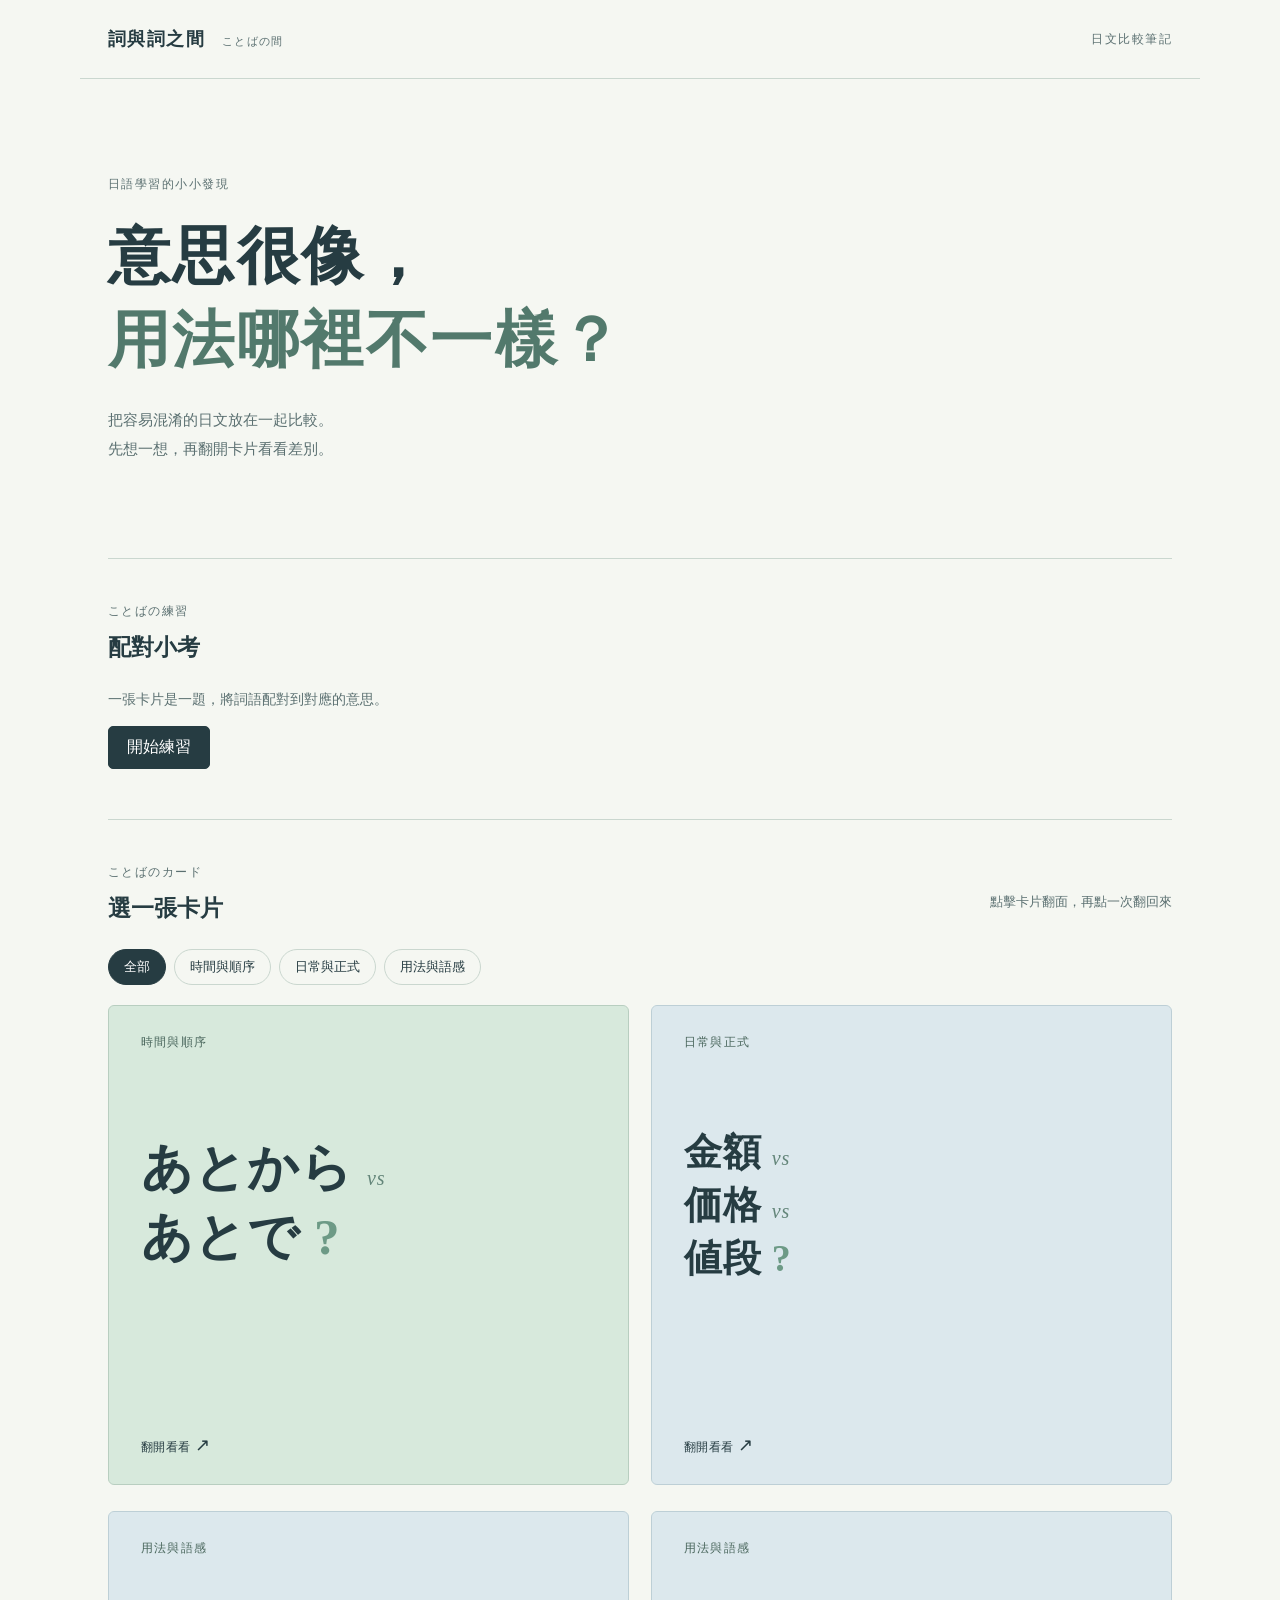
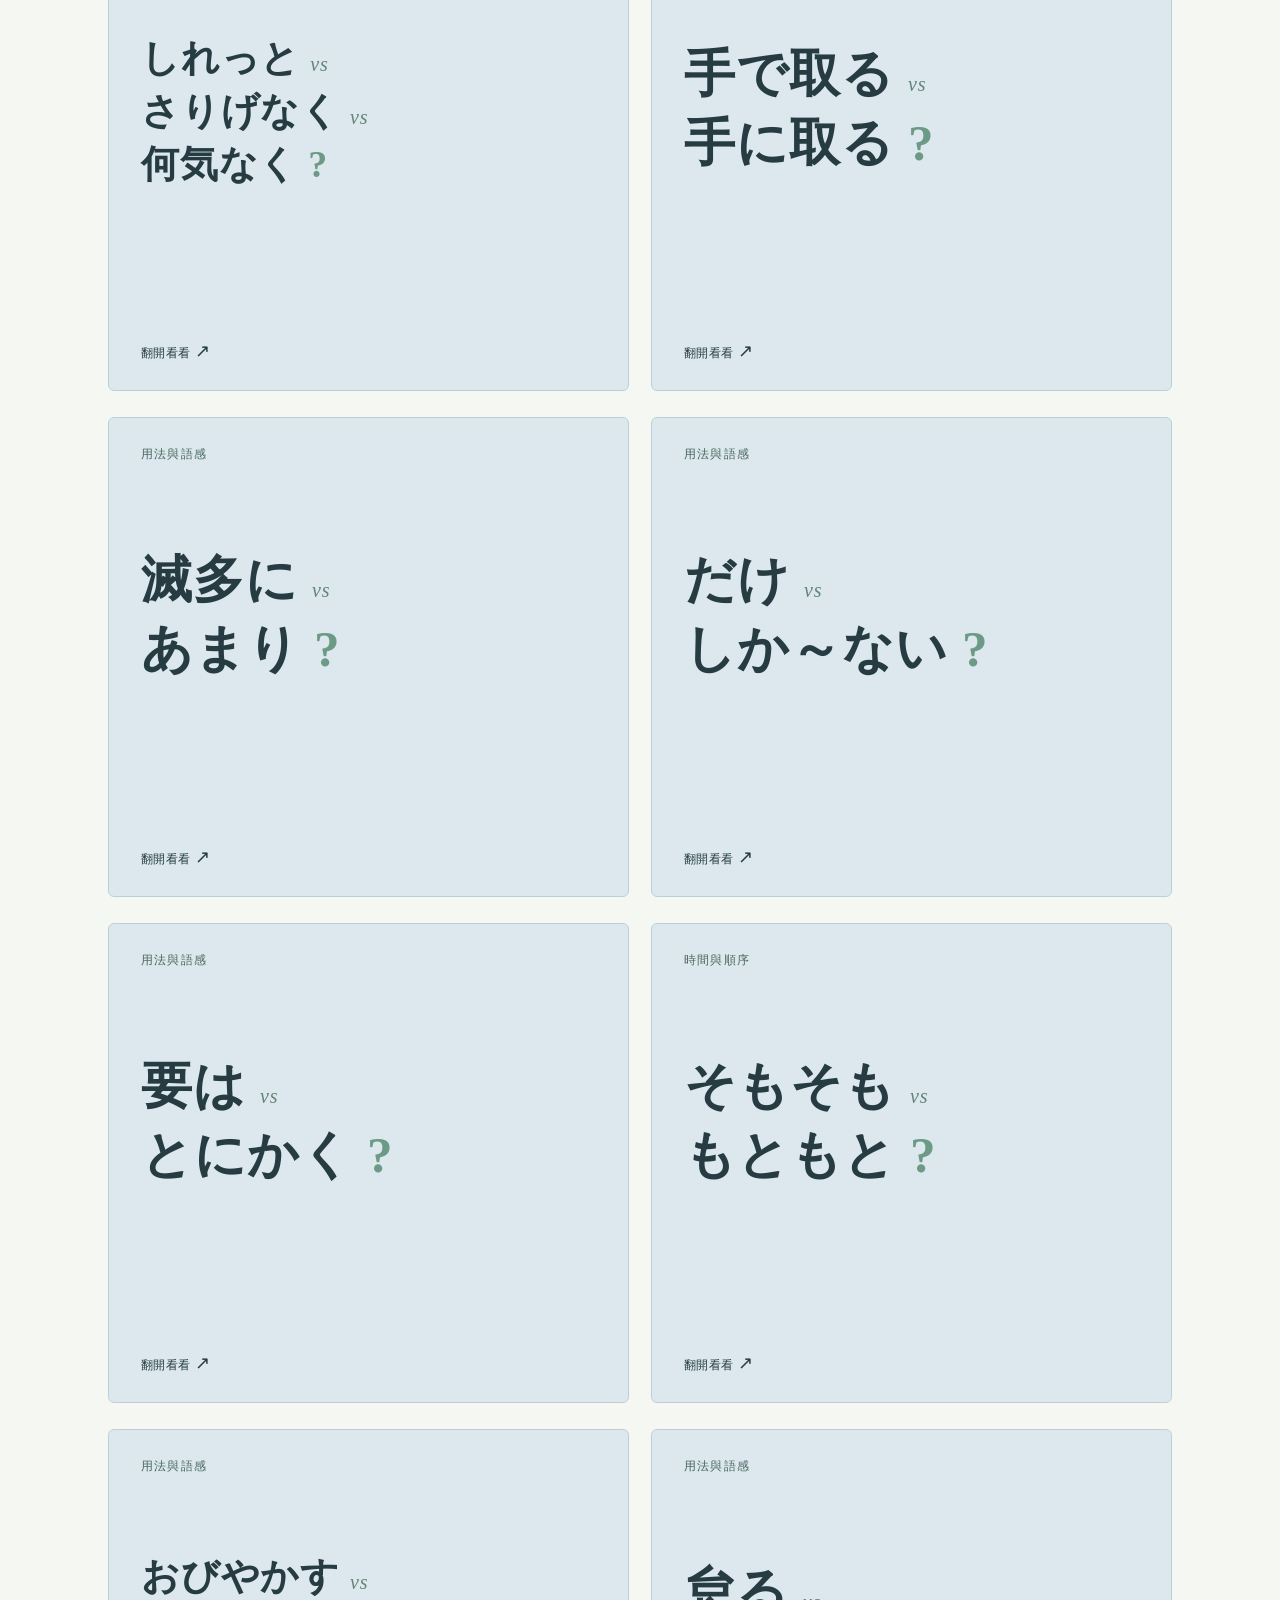
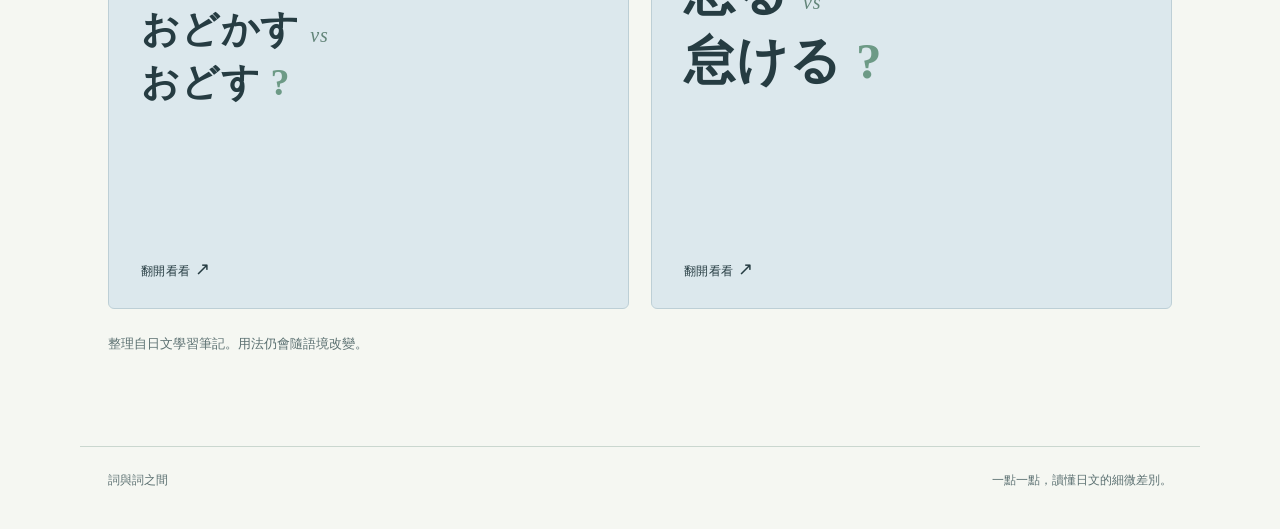
<file: index.html>
<!doctype html>
<html lang="zh-Hant">
<head>
  <meta charset="utf-8">
  <meta name="viewport" content="width=device-width, initial-scale=1">
  <title>詞與詞之間｜日文比較筆記</title>
  <link rel="stylesheet" href="style.css">
  <script src="script.js" defer></script>
</head>
<body>
  <header class="site-header"><a href="./" class="brand">詞與詞之間 <span>ことばの間</span></a><span class="header-note">日文比較筆記</span></header>
  <main>
    <section class="intro">
      <p class="kicker">日語學習的小小發現</p>
      <h1>意思很像，<br><em>用法哪裡不一樣？</em></h1>
      <p>把容易混淆的日文放在一起比較。<br>先想一想，再翻開卡片看看差別。</p>
    </section>
    <section class="quiz" aria-labelledby="quiz-title">
      <div class="section-heading"><div><p class="kicker">ことばの練習</p><h2 id="quiz-title">配對小考</h2></div></div>
      <p>一張卡片是一題，將詞語配對到對應的意思。</p>
      <a class="quiz-action quiz-link" id="quiz-entry" href="quiz.html">開始練習</a>
    </section>
    <section class="collection" aria-labelledby="collection-title">
      <div class="section-heading"><div><p class="kicker">ことばのカード</p><h2 id="collection-title">選一張卡片</h2></div><p>點擊卡片翻面，再點一次翻回來</p></div>
      <div class="filters" role="group" aria-label="卡片分類">
        <button type="button" class="filter is-active" data-filter="all" aria-pressed="true">全部</button>
        <button type="button" class="filter" data-filter="time" aria-pressed="false">時間與順序</button>
        <button type="button" class="filter" data-filter="style" aria-pressed="false">日常與正式</button>
        <button type="button" class="filter" data-filter="usage" aria-pressed="false">用法與語感</button>
      </div>
      <div class="cards">
        <article class="card" data-card data-category="time">
          <button class="card-button" type="button" aria-expanded="false" aria-controls="answer-ato" aria-label="翻開あとから與あとで的比較">
            <span class="card-inner"><span class="face front"><span class="card-type">時間與順序</span><span class="question" lang="ja">あとから <small>vs</small><br>あとで <b>?</b></span><span class="card-hint">翻開看看 <span aria-hidden="true">↗</span></span></span>
            <span class="face back" aria-hidden="true"><span class="answer-title">晚點做，還是稍後跟上？</span><span class="answer-row"><strong lang="ja">あとから</strong><span>強調前面已有某人或某個階段，之後再跟上、加入或追加。</span><span class="word-example"><span lang="ja">みんなは先に行ってください。私はあとから行きます。</span><span lang="zh-Hant">大家請先走，我之後再跟過去。</span></span></span><span class="answer-row"><strong lang="ja">あとで</strong><span>單純表示在較晚的時間做某事。</span><span class="word-example"><span lang="ja">あとで電話します。</span><span lang="zh-Hant">我晚一點再打電話。</span></span></span><span class="card-hint">翻回正面 ↶</span></span></span>
          </button><div id="answer-ato" class="sr-only" hidden>あとから：強調前面已有某人或某個階段，之後再跟上、加入或追加。 例句：みんなは先に行ってください。私はあとから行きます。 大家請先走，我之後再跟過去。 あとで：單純表示在較晚的時間做某事。 例句：あとで電話します。 我晚一點再打電話。</div>
        </article>

        <article class="card card-blue card-three" data-card data-category="style">
          <button class="card-button" type="button" aria-expanded="false" aria-controls="answer-new-1" aria-label="翻開金額、価格、値段的比較">
            <span class="card-inner"><span class="face front"><span class="card-type">日常與正式</span><span class="question question-long" lang="ja">金額 <small>vs</small><br>価格 <small>vs</small><br>値段 <b>?</b></span><span class="card-hint">翻開看看 <span aria-hidden="true">↗</span></span></span>
            <span class="face back" aria-hidden="true"><span class="answer-title">款項數字與商品價格</span><span class="answer-row"><strong lang="ja">金額</strong><span>付款或退款等款項的具體數字。</span><span class="word-example"><span lang="ja">お支払い金額は4,500円です。</span><span lang="zh-Hant">付款金額是 4,500 日圓。</span></span></span><span class="answer-row"><strong lang="ja">価格</strong><span>正式、客觀的商品或市場價格。</span><span class="word-example"><span lang="ja">この商品の販売価格は5,000円です。</span><span lang="zh-Hant">這項商品的售價是 5,000 日圓。</span></span></span><span class="answer-row"><strong lang="ja">値段</strong><span>日常購物時所說的價錢。</span><span class="word-example"><span lang="ja">これ、値段はいくらですか。</span><span lang="zh-Hant">這個多少錢？</span></span></span><span class="card-hint">翻回正面 ↶</span></span></span>
          </button><div id="answer-new-1" class="sr-only" hidden>金額：付款或退款等款項的具體數字。 例句：お支払い金額は4,500円です。 付款金額是 4,500 日圓。 価格：正式、客觀的商品或市場價格。 例句：この商品の販売価格は5,000円です。 這項商品的售價是 5,000 日圓。 値段：日常購物時所說的價錢。 例句：これ、値段はいくらですか。 這個多少錢？</div>
        </article>
        <article class="card card-blue card-three" data-card data-category="usage">
          <button class="card-button" type="button" aria-expanded="false" aria-controls="answer-new-2" aria-label="翻開しれっと、さりげなく、何気なく的比較">
            <span class="card-inner"><span class="face front"><span class="card-type">用法與語感</span><span class="question question-long" lang="ja">しれっと <small>vs</small><br>さりげなく <small>vs</small><br>何気なく <b>?</b></span><span class="card-hint">翻開看看 <span aria-hidden="true">↗</span></span></span>
            <span class="face back" aria-hidden="true"><span class="answer-title">有意無意的差別</span><span class="answer-row"><strong lang="ja">しれっと</strong><span>明明引人注意，卻若無其事。</span><span class="word-example"><span lang="ja">彼は遅刻したのに、しれっと席に座った。</span><span lang="zh-Hant">他明明遲到了，卻若無其事地坐下。</span></span></span><span class="answer-row"><strong lang="ja">さりげなく</strong><span>有意做得自然、不露痕跡。</span><span class="word-example"><span lang="ja">彼はさりげなくドアを開けてくれた。</span><span lang="zh-Hant">他很自然地替我開了門。</span></span></span><span class="answer-row"><strong lang="ja">何気なく</strong><span>沒有特別意圖，不經意地做。</span><span class="word-example"><span lang="ja">何気なく窓の外を見た。</span><span lang="zh-Hant">我不經意地看向窗外。</span></span></span><span class="card-hint">翻回正面 ↶</span></span></span>
          </button><div id="answer-new-2" class="sr-only" hidden>しれっと：明明引人注意，卻若無其事。 例句：彼は遅刻したのに、しれっと席に座った。 他明明遲到了，卻若無其事地坐下。 さりげなく：有意做得自然、不露痕跡。 例句：彼はさりげなくドアを開けてくれた。 他很自然地替我開了門。 何気なく：沒有特別意圖，不經意地做。 例句：何気なく窓の外を見た。 我不經意地看向窗外。</div>
        </article>
        <article class="card card-blue" data-card data-category="usage">
          <button class="card-button" type="button" aria-expanded="false" aria-controls="answer-new-3" aria-label="翻開手で取る、手に取る的比較">
            <span class="card-inner"><span class="face front"><span class="card-type">用法與語感</span><span class="question " lang="ja">手で取る <small>vs</small><br>手に取る <b>?</b></span><span class="card-hint">翻開看看 <span aria-hidden="true">↗</span></span></span>
            <span class="face back" aria-hidden="true"><span class="answer-title">方法與結果的差別</span><span class="answer-row"><strong lang="ja">手で取る</strong><span>強調用手，而非工具。</span><span class="word-example"><span lang="ja">箱の中の部品を手で取ってください。</span><span lang="zh-Hant">請用手取出箱子裡的零件。</span></span></span><span class="answer-row"><strong lang="ja">手に取る</strong><span>強調把物品拿到手中。</span><span class="word-example"><span lang="ja">棚にあった本を手に取って、表紙を見た。</span><span lang="zh-Hant">我拿起架上的書，看了封面。</span></span></span><span class="card-hint">翻回正面 ↶</span></span></span>
          </button><div id="answer-new-3" class="sr-only" hidden>手で取る：強調用手，而非工具。 例句：箱の中の部品を手で取ってください。 請用手取出箱子裡的零件。 手に取る：強調把物品拿到手中。 例句：棚にあった本を手に取って、表紙を見た。 我拿起架上的書，看了封面。</div>
        </article>
        <article class="card card-blue" data-card data-category="usage">
          <button class="card-button" type="button" aria-expanded="false" aria-controls="answer-new-4" aria-label="翻開滅多に、あまり的比較">
            <span class="card-inner"><span class="face front"><span class="card-type">用法與語感</span><span class="question " lang="ja">滅多に <small>vs</small><br>あまり <b>?</b></span><span class="card-hint">翻開看看 <span aria-hidden="true">↗</span></span></span>
            <span class="face back" aria-hidden="true"><span class="answer-title">頻率與程度的差別</span><span class="answer-row"><strong lang="ja">滅多に～ない</strong><span>表示事情極少發生。</span><span class="word-example"><span lang="ja">私はコンビニに滅多に行きません。</span><span lang="zh-Hant">我幾乎不去便利商店。</span></span></span><span class="answer-row"><strong lang="ja">あまり～ない</strong><span>表示不太常，也可描述程度不高。</span><span class="word-example"><span lang="ja">この料理はあまり辛くない。</span><span lang="zh-Hant">這道菜不太辣。</span></span></span><span class="card-hint">翻回正面 ↶</span></span></span>
          </button><div id="answer-new-4" class="sr-only" hidden>滅多に～ない：表示事情極少發生。 例句：私はコンビニに滅多に行きません。 我幾乎不去便利商店。 あまり～ない：表示不太常，也可描述程度不高。 例句：この料理はあまり辛くない。 這道菜不太辣。</div>
        </article>
        <article class="card card-blue" data-card data-category="usage">
          <button class="card-button" type="button" aria-expanded="false" aria-controls="answer-new-5" aria-label="翻開だけ、しか～ない的比較">
            <span class="card-inner"><span class="face front"><span class="card-type">用法與語感</span><span class="question " lang="ja">だけ <small>vs</small><br>しか～ない <b>?</b></span><span class="card-hint">翻開看看 <span aria-hidden="true">↗</span></span></span>
            <span class="face back" aria-hidden="true"><span class="answer-title">中性限定與強調稀少</span><span class="answer-row"><strong lang="ja">だけ</strong><span>中性限定範圍，不一定表示太少。</span><span class="word-example"><span lang="ja">一日に三時間だけ働きます。</span><span lang="zh-Hant">我一天只工作三小時。</span></span></span><span class="answer-row"><strong lang="ja">しか～ない</strong><span>強調除此之外沒有；須搭配否定形式。</span><span class="word-example"><span lang="ja">仕事は一件しかない。</span><span lang="zh-Hant">工作才一件。</span></span></span><span class="card-hint">翻回正面 ↶</span></span></span>
          </button><div id="answer-new-5" class="sr-only" hidden>だけ：中性限定範圍，不一定表示太少。 例句：一日に三時間だけ働きます。 我一天只工作三小時。 しか～ない：強調除此之外沒有；須搭配否定形式。 例句：仕事は一件しかない。 工作才一件。</div>
        </article>
        <article class="card card-blue" data-card data-category="usage">
          <button class="card-button" type="button" aria-expanded="false" aria-controls="answer-new-6" aria-label="翻開要は、とにかく的比較">
            <span class="card-inner"><span class="face front"><span class="card-type">用法與語感</span><span class="question " lang="ja">要は <small>vs</small><br>とにかく <b>?</b></span><span class="card-hint">翻開看看 <span aria-hidden="true">↗</span></span></span>
            <span class="face back" aria-hidden="true"><span class="answer-title">歸納結論與優先行動</span><span class="answer-row"><strong lang="ja">要は</strong><span>把前面的內容歸納成核心結論。</span><span class="word-example"><span lang="ja">いろいろ説明したけど、要は時間が足りないということだ。</span><span lang="zh-Hant">說了很多，簡單來說就是時間不夠。</span></span></span><span class="answer-row"><strong lang="ja">とにかく</strong><span>擱置細節，優先處理眼前的事。</span><span class="word-example"><span lang="ja">とにかく一度やってみよう。</span><span lang="zh-Hant">不管怎樣，先試一次看看吧。</span></span></span><span class="card-hint">翻回正面 ↶</span></span></span>
          </button><div id="answer-new-6" class="sr-only" hidden>要は：把前面的內容歸納成核心結論。 例句：いろいろ説明したけど、要は時間が足りないということだ。 說了很多，簡單來說就是時間不夠。 とにかく：擱置細節，優先處理眼前的事。 例句：とにかく一度やってみよう。 不管怎樣，先試一次看看吧。</div>
        </article>
        <article class="card card-blue" data-card data-category="time">
          <button class="card-button" type="button" aria-expanded="false" aria-controls="answer-new-7" aria-label="翻開そもそも、もともと的比較">
            <span class="card-inner"><span class="face front"><span class="card-type">時間與順序</span><span class="question " lang="ja">そもそも <small>vs</small><br>もともと <b>?</b></span><span class="card-hint">翻開看看 <span aria-hidden="true">↗</span></span></span>
            <span class="face back" aria-hidden="true"><span class="answer-title">根本前提與原有狀態</span><span class="answer-row"><strong lang="ja">そもそも</strong><span>回到事情的起點或根本前提。</span><span class="word-example"><span lang="ja">そもそも、なぜ日本に来たんですか。</span><span lang="zh-Hant">話說回來，你當初為什麼來日本？</span></span></span><span class="answer-row"><strong lang="ja">もともと</strong><span>描述原本的狀態、性質或計畫。</span><span class="word-example"><span lang="ja">この建物はもともと学校だった。</span><span lang="zh-Hant">這棟建築原本是學校。</span></span></span><span class="card-hint">翻回正面 ↶</span></span></span>
          </button><div id="answer-new-7" class="sr-only" hidden>そもそも：回到事情的起點或根本前提。 例句：そもそも、なぜ日本に来たんですか。 話說回來，你當初為什麼來日本？ もともと：描述原本的狀態、性質或計畫。 例句：この建物はもともと学校だった。 這棟建築原本是學校。</div>
        </article>
        <article class="card card-blue card-three" data-card data-category="usage">
          <button class="card-button" type="button" aria-expanded="false" aria-controls="answer-new-8" aria-label="翻開おびやかす、おどかす、おどす的比較">
            <span class="card-inner"><span class="face front"><span class="card-type">用法與語感</span><span class="question question-long" lang="ja">おびやかす <small>vs</small><br>おどかす <small>vs</small><br>おどす <b>?</b></span><span class="card-hint">翻開看看 <span aria-hidden="true">↗</span></span></span>
            <span class="face back" aria-hidden="true"><span class="answer-title">危及、嚇人、恐嚇</span><span class="answer-row"><strong lang="ja">脅かす（おびやかす）</strong><span>危及生命、安全或地位。</span><span class="word-example"><span lang="ja">その病気は彼の命を脅かしている。</span><span lang="zh-Hant">那個疾病正威脅著他的生命。</span></span></span><span class="answer-row"><strong lang="ja">脅かす（おどかす）</strong><span>使人受到驚嚇。</span><span class="word-example"><span lang="ja">お化けのふりをして友達を脅かした。</span><span lang="zh-Hant">我假裝成鬼嚇朋友。</span></span></span><span class="answer-row"><strong lang="ja">脅す（おどす）</strong><span>以不利後果威逼對方。</span><span class="word-example"><span lang="ja">犯人は店員をナイフで脅した。</span><span lang="zh-Hant">犯人持刀恐嚇店員。</span></span></span><span class="card-hint">翻回正面 ↶</span></span></span>
          </button><div id="answer-new-8" class="sr-only" hidden>脅かす（おびやかす）：危及生命、安全或地位。 例句：その病気は彼の命を脅かしている。 那個疾病正威脅著他的生命。 脅かす（おどかす）：使人受到驚嚇。 例句：お化けのふりをして友達を脅かした。 我假裝成鬼嚇朋友。 脅す（おどす）：以不利後果威逼對方。 例句：犯人は店員をナイフで脅した。 犯人持刀恐嚇店員。</div>
        </article>
        <article class="card card-blue" data-card data-category="usage">
          <button class="card-button" type="button" aria-expanded="false" aria-controls="answer-new-9" aria-label="翻開怠る、怠ける的比較">
            <span class="card-inner"><span class="face front"><span class="card-type">用法與語感</span><span class="question " lang="ja">怠る <small>vs</small><br>怠ける <b>?</b></span><span class="card-hint">翻開看看 <span aria-hidden="true">↗</span></span></span>
            <span class="face back" aria-hidden="true"><span class="answer-title">疏於履行與懶惰</span><span class="answer-row"><strong lang="ja">怠る</strong><span>應做的職責或必要行動未確實履行。</span><span class="word-example"><span lang="ja">安全確認を怠ったため、事故が起きた。</span><span lang="zh-Hant">因為疏於安全確認，發生了事故。</span></span></span><span class="answer-row"><strong lang="ja">怠ける</strong><span>因懶惰而不認真做事。</span><span class="word-example"><span lang="ja">勉強を怠けて、ゲームばかりしている。</span><span lang="zh-Hant">不用功讀書，老是在玩遊戲。</span></span></span><span class="card-hint">翻回正面 ↶</span></span></span>
          </button><div id="answer-new-9" class="sr-only" hidden>怠る：應做的職責或必要行動未確實履行。 例句：安全確認を怠ったため、事故が起きた。 因為疏於安全確認，發生了事故。 怠ける：因懶惰而不認真做事。 例句：勉強を怠けて、ゲームばかりしている。 不用功讀書，老是在玩遊戲。</div>
        </article>
      </div>
      <p class="footnote">整理自日文學習筆記。用法仍會隨語境改變。</p>
    </section>
  </main>
  <footer><span>詞與詞之間</span><span>一點一點，讀懂日文的細微差別。</span></footer>
</body>
</html>
</file>
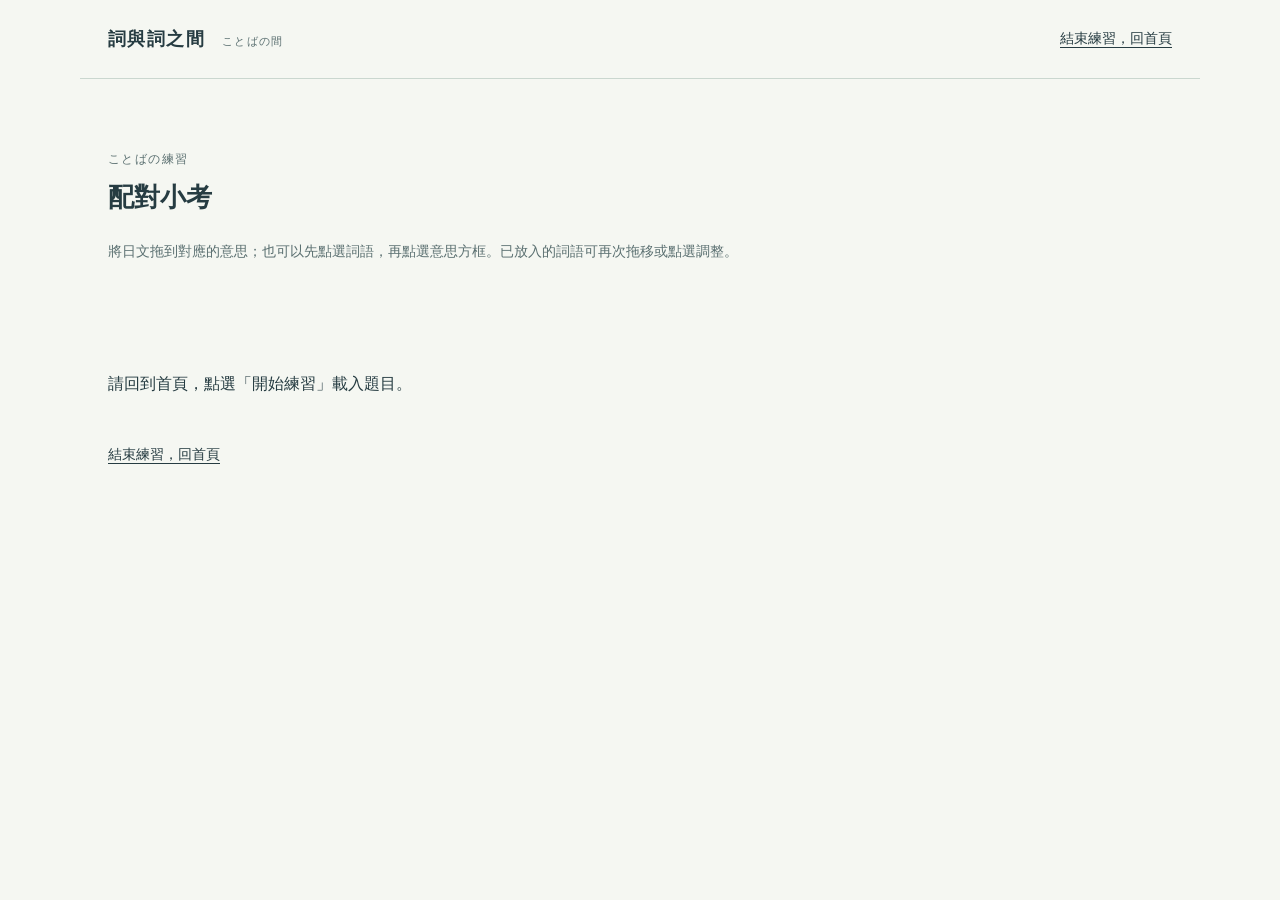
<file: quiz.html>
<!doctype html>
<html lang="zh-Hant">
<head>
  <meta charset="utf-8">
  <meta name="viewport" content="width=device-width, initial-scale=1">
  <title>配對小考｜詞與詞之間</title>
  <link rel="stylesheet" href="style.css">
  <script src="quiz.js" defer></script>
</head>
<body>
  <header class="site-header"><a href="index.html" class="brand">詞與詞之間 <span>ことばの間</span></a><a href="index.html" class="quiz-exit">結束練習，回首頁</a></header>
  <main>
    <section class="quiz quiz-page" aria-labelledby="quiz-title">
      <div class="section-heading"><div><p class="kicker">ことばの練習</p><h1 id="quiz-title">配對小考</h1></div></div>
      <p>將日文拖到對應的意思；也可以先點選詞語，再點選意思方框。已放入的詞語可再次拖移或點選調整。</p>
      <button type="button" class="quiz-action" id="quiz-start" hidden>再練習一次</button>
      <div id="quiz-area" hidden>
        <p id="quiz-progress"></p>
        <div id="quiz-words" class="quiz-words" aria-label="待配對的詞語"></div>
        <div id="quiz-targets" class="quiz-targets"></div>
        <p id="quiz-feedback" role="status" aria-live="polite"></p>
        <button type="button" class="quiz-action" id="quiz-check">檢查答案</button>
        <button type="button" class="quiz-action" id="quiz-next" hidden>下一題</button>
      </div>
      <a class="quiz-exit quiz-exit-bottom" href="index.html">結束練習，回首頁</a>
    </section>
  </main>
</body>
</html>
</file>
<file: style.css>
:root{color-scheme:light;--ink:#263c42;--muted:#5b7071;--paper:#f5f7f2;--line:#cad7cf;--green:#d7e9dc;--blue:#dce8ed}*{box-sizing:border-box}body{margin:0;background:var(--paper);color:var(--ink);font-family:"Noto Sans TC","PingFang TC","Microsoft JhengHei",sans-serif}button{font:inherit}.site-header,main,footer{max-width:1120px;margin:auto}.site-header{padding:27px 28px;display:flex;justify-content:space-between;align-items:center;border-bottom:1px solid var(--line)}.brand{color:inherit;text-decoration:none;font-size:18px;font-weight:800;letter-spacing:.08em}.brand span{font-size:11px;font-weight:400;color:var(--muted);margin-left:10px}.header-note,.kicker{font-size:12px;letter-spacing:.12em;color:var(--muted)}main{padding:0 28px}.intro{padding:85px 0 80px}.intro .kicker{margin-bottom:22px}.intro h1{font-family:"Noto Serif TC","Songti TC",serif;font-size:clamp(36px,5vw,62px);line-height:1.35;letter-spacing:.04em;margin:0 0 24px}.intro h1 em{font-style:normal;color:#52796c}.intro>p:last-child{line-height:1.9;color:var(--muted);font-size:15px}.collection{border-top:1px solid var(--line);padding:32px 0 80px}.section-heading{display:flex;align-items:end;justify-content:space-between;gap:20px;margin-bottom:25px}.section-heading h2{font-size:23px;margin:8px 0 0}.section-heading>p,.footnote{font-size:13px;color:var(--muted)}.cards{display:grid;grid-template-columns:repeat(2,minmax(0,1fr));gap:22px}.card{perspective:1200px}.card-button{width:100%;height:380px;border:0;padding:0;background:transparent;text-align:left;color:inherit;cursor:pointer}.card-button:focus-visible{outline:3px solid #345f76;outline-offset:5px}.card-inner{display:block;position:relative;width:100%;height:100%;transform-style:preserve-3d;transition:transform .65s cubic-bezier(.2,.7,.2,1)}.card.is-open .card-inner{transform:rotateY(180deg)}.face{position:absolute;inset:0;backface-visibility:hidden;-webkit-backface-visibility:hidden;border:1px solid #b8cec0;border-radius:6px;padding:28px 32px;display:flex;flex-direction:column;background:var(--green)}.card-blue .face{background:var(--blue);border-color:#bdcfd6}.card-type{font-size:12px;letter-spacing:.1em;color:#49665c}.question{font-family:"Noto Serif JP","Yu Mincho",serif;font-weight:700;font-size:clamp(35px,4vw,54px);line-height:1.35;margin:auto 0;letter-spacing:.02em}.question small{font-family:Georgia,serif;font-style:italic;font-size:20px;font-weight:400;color:#638579}.question b{font-family:Georgia,serif;color:#6d9a86}.card-hint{font-size:12px;letter-spacing:.04em;margin-top:auto}.card-hint span{font-size:18px}.back{transform:rotateY(180deg);background:#edf5ef;padding:26px 32px}.card-blue .back{background:#eef4f6}.answer-title{font-weight:800;font-size:19px;padding-bottom:14px;border-bottom:1px solid #c4d6cb}.answer-row{display:grid;grid-template-columns:105px 1fr;gap:12px;margin-top:15px;font-size:14px;line-height:1.6}.answer-row strong{font-size:16px}.example{font-size:14px;line-height:1.7;margin-top:16px}.example span{color:var(--muted);font-size:13px}.footnote{margin-top:22px}footer{border-top:1px solid var(--line);padding:25px 28px 40px;display:flex;justify-content:space-between;gap:20px;color:var(--muted);font-size:12px}.sr-only{position:absolute;width:1px;height:1px;padding:0;margin:-1px;overflow:hidden;clip:rect(0,0,0,0);white-space:nowrap;border:0}@media(max-width:650px){.header-note{display:none}.intro{padding:60px 0}.cards{grid-template-columns:1fr}.section-heading{align-items:start;flex-direction:column;gap:4px}.card-button{height:365px}.face{padding:24px}.answer-row{grid-template-columns:85px 1fr}footer{flex-direction:column}}@media(prefers-reduced-motion:reduce){.card-inner{transition:none}}

.filters{display:flex;flex-wrap:wrap;gap:8px;margin:0 0 20px}.filter{border:1px solid var(--line);border-radius:999px;padding:8px 15px;background:transparent;color:var(--ink);cursor:pointer;font-size:13px}.filter.is-active{background:var(--ink);border-color:var(--ink);color:#fff}.filter:focus-visible{outline:3px solid #345f76;outline-offset:3px}.card[hidden]{display:none}

.question-long{font-size:clamp(25px,3vw,38px);line-height:1.4}.back .answer-row{grid-template-columns:minmax(85px, 150px) 1fr}.back{overflow-y:auto}@media(max-width:650px){.back .answer-row{grid-template-columns:minmax(85px, 125px) 1fr}}

.quiz{border-top:1px solid var(--line);padding:32px 0 50px}.quiz>p,#quiz-progress{font-size:14px;color:var(--muted);line-height:1.7}.quiz-action,.quiz-word,.quiz-target{font:inherit;cursor:pointer}.quiz-action{background:var(--ink);color:white;border:1px solid var(--ink);border-radius:5px;padding:10px 18px}.quiz-words{display:flex;flex-wrap:wrap;gap:10px;min-height:54px;margin:20px 0}.quiz-word{border:1px solid #799d8c;border-radius:5px;background:var(--green);color:var(--ink);padding:10px 16px;touch-action:manipulation}.quiz-word[aria-pressed="true"]{outline:3px solid #52796c;outline-offset:2px}.quiz-targets{display:grid;gap:10px}.quiz-target{display:flex;justify-content:space-between;align-items:center;gap:12px;width:100%;min-height:68px;text-align:left;border:1px dashed #77918a;border-radius:5px;background:white;color:var(--ink);padding:14px}.quiz-target .slot{flex-shrink:0;max-width:48%;border-radius:4px;background:#e5f0e8;padding:8px 12px;text-align:center;overflow-wrap:anywhere}.quiz-target.is-correct{border:2px solid #447d58}.quiz-target.is-wrong{border:2px solid #b15353}#quiz-feedback{min-height:1.5em}.quiz button:focus-visible{outline:3px solid #345f76;outline-offset:3px}@media(max-width:650px){.quiz-target{align-items:flex-start;flex-direction:column}.quiz-target .slot{max-width:100%}}

.quiz-target .slot-draggable{cursor:grab}.quiz-target .slot-draggable.is-selected{outline:3px solid #52796c;outline-offset:2px}

.quiz-link{display:inline-block;text-decoration:none}.quiz-page{border-top:0;max-width:800px;padding-top:60px}.quiz-page h1{font-size:26px;margin:8px 0 0}.quiz-exit{color:var(--ink);font-size:14px;text-underline-offset:4px}.quiz-exit-bottom{display:inline-block;margin-top:32px}.quiz-link:focus-visible,.quiz-exit:focus-visible{outline:3px solid #345f76;outline-offset:3px}

/* 每個詞均有例句，為卡片背面保留完整閱讀空間。 */
.card-button{height:480px}.back .answer-row{row-gap:3px}.word-example{grid-column:1 / -1;display:flex;flex-direction:column;margin:5px 0 0;font-size:14px;line-height:1.5}.word-example [lang="zh-Hant"]{color:var(--muted);font-size:13px}.back .card-hint{padding-top:12px}@media(min-width:651px) and (max-width:900px){.card-button{height:600px}}@media(max-width:650px){.card-button{height:500px}}@media(max-width:350px){.card-button{height:600px}}
</file>
